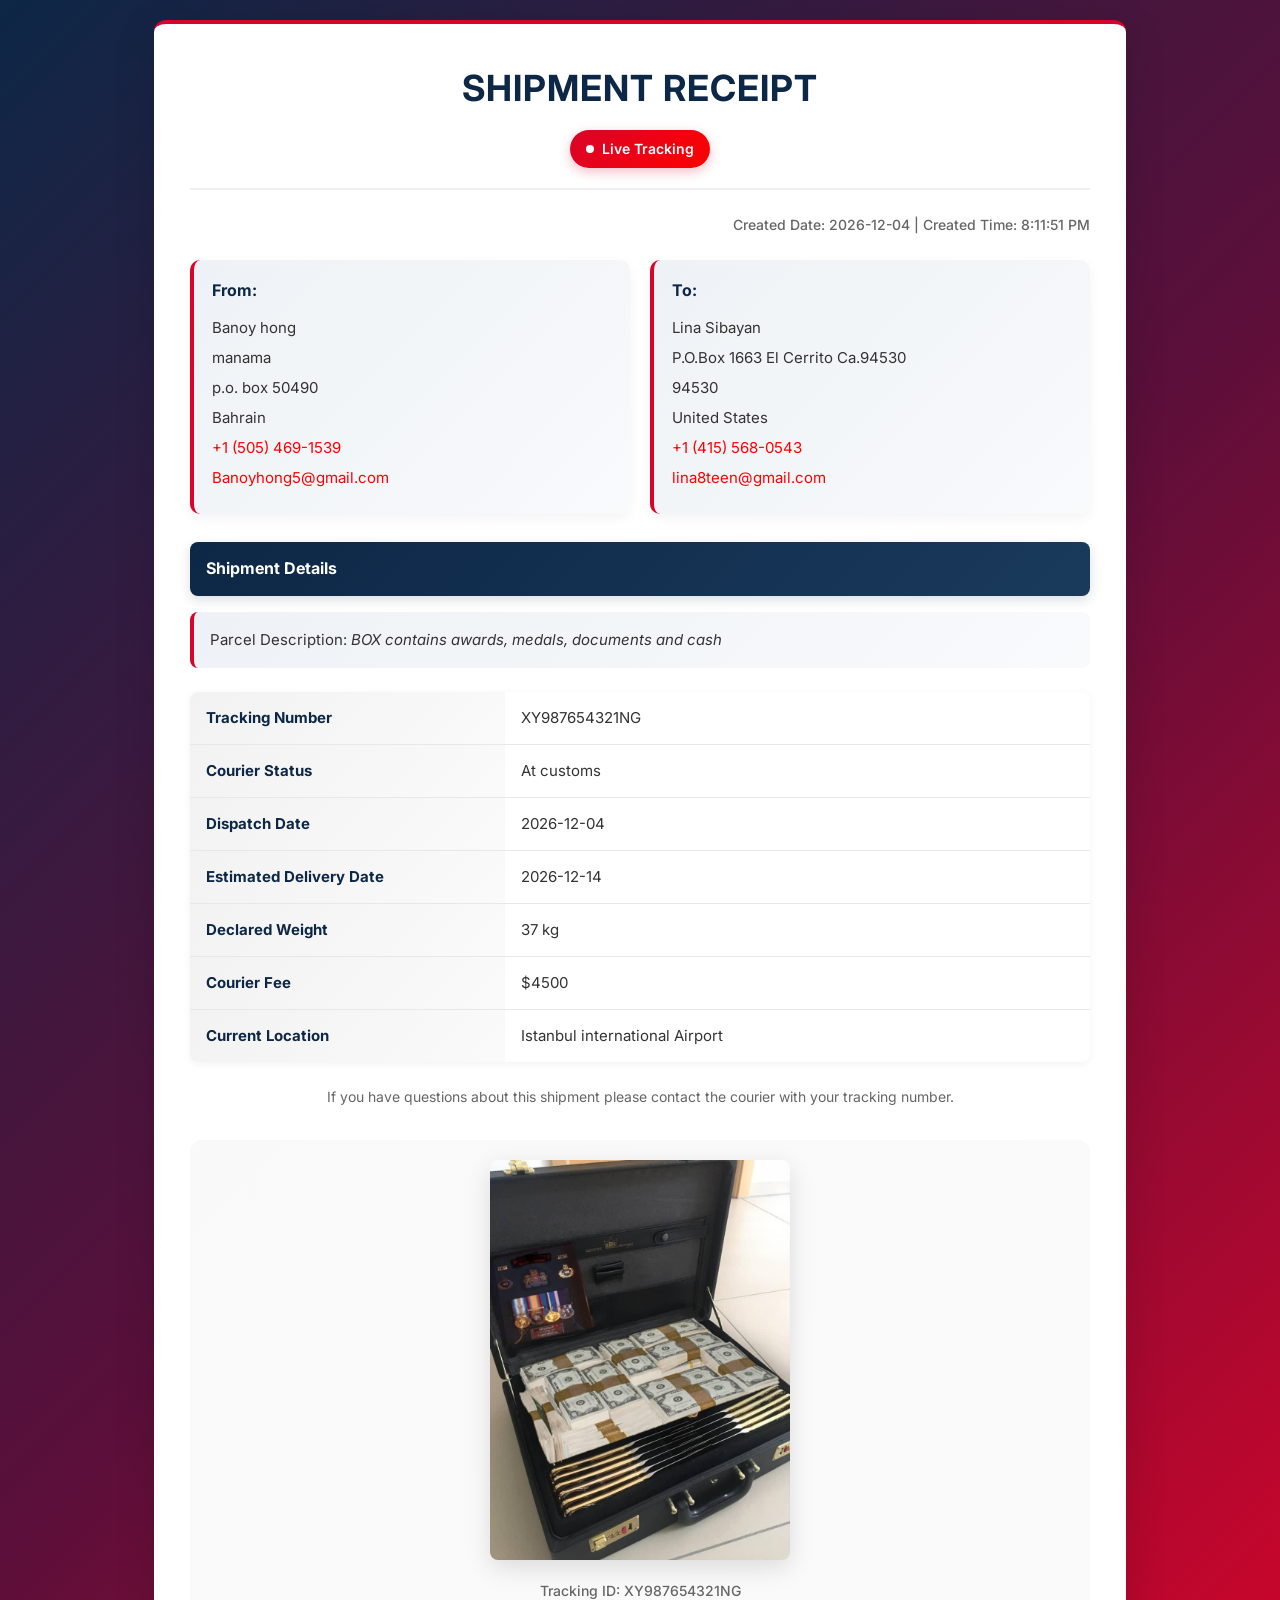
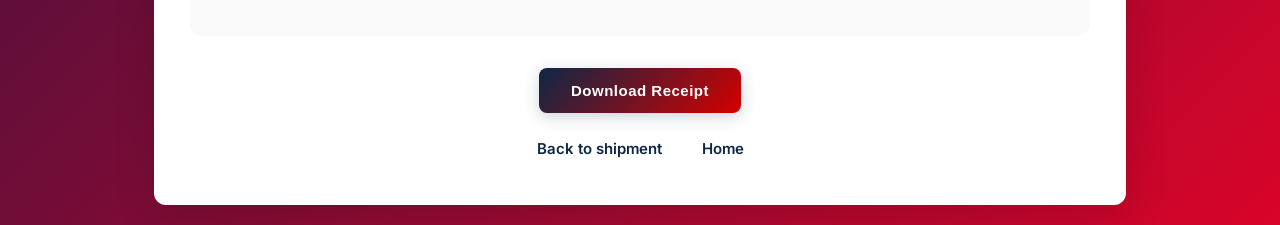
<file: receipt.html>
<!DOCTYPE html>
<html lang="en">
<head>
<meta charset="UTF-8">
<meta name="viewport" content="width=device-width, initial-scale=1.0">
<title>Shipment Receipt</title>
<link href="https://fonts.googleapis.com/css2?family=Inter:wght@300;400;500;600;700&display=swap" rel="stylesheet">

<style>
/* ===== GLOBAL STYLES ===== */
* {
  transition: all 0.3s cubic-bezier(0.4, 0, 0.2, 1);
}

body {
  font-family: 'Inter', sans-serif;
  background: linear-gradient(135deg, #0d2746 0%, #5b0f3a 50%, #d90429 100%);
  padding: 20px;
  margin: 0;
  min-height: 100vh;
  line-height: 1.6;
  color: #333;
}

/* ===== RECEIPT CONTAINER ===== */
.receipt {
  max-width: 900px;
  margin: auto;
  background: #fff;
  border-radius: 12px;
  padding: clamp(20px, 5vw, 36px);
  box-shadow: 0 10px 40px rgba(0, 0, 0, 0.15);
  border-top: 4px solid #d90429;
}

.receipt:hover {
  box-shadow: 0 15px 50px rgba(0, 0, 0, 0.2);
}

/* ===== HEADER SECTION ===== */
.header {
  text-align: center;
  margin-bottom: 24px;
  padding-bottom: 20px;
  border-bottom: 2px solid #f0f0f0;
}

.header h1 {
  font-size: clamp(24px, 5vw, 36px);
  letter-spacing: 1px;
  color: #0d2746;
  margin: 0;
  font-weight: 700;
}

.live-tracking {
  display: inline-flex;
  align-items: center;
  gap: 8px;
  background: linear-gradient(135deg, #d90429, #ff0000);
  color: white;
  padding: 8px 16px;
  border-radius: 20px;
  font-size: clamp(12px, 2vw, 14px);
  font-weight: 600;
  margin-top: 12px;
  box-shadow: 0 4px 12px rgba(217, 4, 41, 0.25);
}

.live-tracking:hover {
  transform: translateY(-2px);
  box-shadow: 0 6px 16px rgba(217, 4, 41, 0.35);
}

.live-dot {
  width: 8px;
  height: 8px;
  background: white;
  border-radius: 50%;
  animation: pulse 1.5s infinite;
}

@keyframes pulse {
  0% {
    transform: scale(1);
    opacity: 1;
  }
  50% {
    transform: scale(1.6);
    opacity: 0.5;
  }
  100% {
    transform: scale(1);
    opacity: 1;
  }
}

/* ===== CREATED TIMESTAMP ===== */
.created {
  text-align: right;
  font-size: clamp(12px, 2vw, 14px);
  color: #666;
  margin: 0 0 20px;
  font-weight: 500;
}

/* ===== INFO BOXES ROW ===== */
.row {
  display: flex;
  gap: 20px;
  margin: 24px 0;
  flex-wrap: wrap;
}

.info-box {
  flex: 1;
  background: linear-gradient(135deg, #eef2f6 0%, #f8fafc 100%);
  padding: 18px;
  border-radius: 10px;
  border-left: 4px solid #d90429;
  box-shadow: 0 4px 12px rgba(0, 0, 0, 0.05);
  min-width: 200px;
}

.info-box:hover {
  box-shadow: 0 8px 24px rgba(0, 0, 0, 0.1);
  transform: translateY(-2px);
}

.info-box strong {
  display: block;
  margin-bottom: 12px;
  font-weight: 700;
  color: #0d2746;
  font-size: clamp(14px, 2vw, 16px);
}

.info-box div {
  font-size: clamp(13px, 1.8vw, 15px);
  line-height: 1.6;
  margin-bottom: 6px;
}

/* ===== SECTION TITLE ===== */
.section-title {
  background: linear-gradient(135deg, #0d2746, #1a3a5c);
  color: white;
  padding: 14px 16px;
  border-radius: 8px;
  font-weight: 700;
  margin: 28px 0 16px;
  font-size: clamp(14px, 2vw, 16px);
  box-shadow: 0 4px 12px rgba(13, 39, 70, 0.15);
}

/* ===== DESCRIPTION ===== */
.description {
  background: linear-gradient(135deg, #eef2f6 0%, #f8fafc 100%);
  padding: 16px;
  border-radius: 8px;
  margin-bottom: 24px;
  border-left: 4px solid #d90429;
  font-size: clamp(13px, 1.8vw, 15px);
  line-height: 1.6;
}

/* ===== TABLE STYLES ===== */
table {
  width: 100%;
  border-collapse: collapse;
  margin-bottom: 24px;
  border-radius: 8px;
  overflow: hidden;
  box-shadow: 0 2px 8px rgba(0, 0, 0, 0.05);
}

tr {
  border-bottom: 1px solid #e8e8e8;
}

tr:hover {
  background-color: #f9f9f9;
}

tr:last-child {
  border-bottom: none;
}

td {
  padding: 14px 16px;
  font-size: clamp(13px, 1.8vw, 15px);
}

td:first-child {
  background: linear-gradient(135deg, #f2f2f2 0%, #fafafa 100%);
  font-weight: 700;
  width: 35%;
  color: #0d2746;
}

/* ===== FOOTER TEXT ===== */
.footer {
  text-align: center;
  margin-top: 24px;
  font-size: clamp(12px, 1.8vw, 14px);
  color: #666;
  line-height: 1.6;
}

/* ===== PACKAGE IMAGE SECTION ===== */
.package-image {
  text-align: center;
  margin: 32px 0;
  padding: 20px;
  background: linear-gradient(135deg, #f9f9f9 0%, #fafafa 100%);
  border-radius: 12px;
}

.package-image img {
  max-width: 100%;
  height: auto;
  border-radius: 8px;
  box-shadow: 0 8px 24px rgba(0, 0, 0, 0.12);
  transition: all 0.3s cubic-bezier(0.4, 0, 0.2, 1);
}

.package-image img:hover {
  transform: scale(1.02);
  box-shadow: 0 12px 32px rgba(0, 0, 0, 0.15);
}

.package-image p {
  font-size: clamp(12px, 1.8vw, 14px);
  color: #666;
  margin-top: 12px;
  font-weight: 500;
}

/* ===== DOWNLOAD BUTTON ===== */
.download {
  display: block;
  margin: 28px auto 0;
  background: linear-gradient(135deg, #0d2746, #d40000);
  color: white;
  padding: clamp(10px, 2vw, 14px) clamp(20px, 4vw, 32px);
  border: none;
  border-radius: 8px;
  cursor: pointer;
  font-weight: 700;
  font-size: clamp(13px, 2vw, 15px);
  box-shadow: 0 4px 16px rgba(13, 39, 70, 0.2);
  letter-spacing: 0.5px;
}

.download:hover {
  transform: translateY(-2px);
  box-shadow: 0 8px 24px rgba(212, 0, 0, 0.35);
  background: linear-gradient(135deg, #1a3a5c, #ff0000);
}

.download:active {
  transform: translateY(0);
  box-shadow: 0 4px 12px rgba(13, 39, 70, 0.15);
}

/* ===== NAVIGATION LINKS ===== */
.nav-links {
  display: flex;
  justify-content: center;
  gap: 16px;
  margin-top: 16px;
  flex-wrap: wrap;
}

a {
  color: #0d2746;
  text-decoration: none;
  font-weight: 600;
  font-size: clamp(13px, 2vw, 15px);
  padding: 8px 12px;
  border-radius: 6px;
  transition: all 0.3s cubic-bezier(0.4, 0, 0.2, 1);
}

a:hover {
  background-color: rgba(13, 39, 70, 0.08);
  color: #d90429;
  transform: translateY(-1px);
}

/* ===== RESPONSIVE DESIGN - TABLET (768px) ===== */
@media (max-width: 768px) {
  body {
    padding: 12px;
  }

  .receipt {
    padding: clamp(16px, 4vw, 24px);
    border-radius: 8px;
  }

  .header {
    margin-bottom: 16px;
    padding-bottom: 12px;
  }

  .header h1 {
    font-size: clamp(20px, 4vw, 28px);
    letter-spacing: 0.5px;
  }

  .row {
    flex-direction: column;
    gap: 16px;
    margin: 16px 0;
  }

  .info-box {
    min-width: unset;
  }

  .created {
    text-align: left;
    margin: 0 0 12px;
  }

  .section-title {
    margin: 20px 0 12px;
    font-size: clamp(13px, 2vw, 15px);
  }

  td {
    padding: 10px 12px;
  }

  td:first-child {
    width: 40%;
  }

  .package-image {
    margin: 24px 0;
    padding: 12px;
  }

  .download {
    width: 90%;
  }

  .nav-links {
    flex-direction: column;
    gap: 8px;
  }

  a {
    display: block;
    text-align: center;
  }
}

/* ===== RESPONSIVE DESIGN - MOBILE (480px) ===== */
@media (max-width: 480px) {
  body {
    padding: 8px;
    background: linear-gradient(135deg, #0d2746 0%, #5b0f3a 50%, #d90429 100%);
  }

  .receipt {
    padding: clamp(12px, 3vw, 16px);
    border-radius: 6px;
  }

  .header {
    margin-bottom: 12px;
    padding-bottom: 8px;
  }

  .header h1 {
    font-size: clamp(18px, 3vw, 24px);
  }

  .live-tracking {
    font-size: 12px;
    padding: 6px 12px;
  }

  .row {
    gap: 12px;
  }

  .info-box {
    padding: 12px;
    border-left: 3px solid #d90429;
  }

  .info-box strong {
    margin-bottom: 8px;
    font-size: clamp(13px, 1.8vw, 14px);
  }

  .info-box div {
    font-size: clamp(12px, 1.6vw, 13px);
    margin-bottom: 4px;
  }

  .created {
    font-size: clamp(11px, 1.6vw, 12px);
    margin-bottom: 8px;
  }

  .section-title {
    padding: 10px 12px;
    font-size: clamp(12px, 1.8vw, 13px);
    margin: 16px 0 10px;
  }

  .description {
    padding: 12px;
    font-size: clamp(12px, 1.6vw, 13px);
    margin-bottom: 16px;
  }

  table {
    font-size: clamp(12px, 1.6vw, 13px);
    margin-bottom: 16px;
  }

  td {
    padding: 8px 10px;
    font-size: clamp(11px, 1.6vw, 13px);
  }

  td:first-child {
    width: 45%;
    font-size: clamp(11px, 1.6vw, 12px);
  }

  .footer {
    font-size: clamp(11px, 1.6vw, 12px);
    margin-top: 16px;
  }

  .package-image {
    margin: 16px 0;
    padding: 8px;
  }

  .package-image img {
    border-radius: 6px;
  }

  .package-image p {
    font-size: clamp(11px, 1.6vw, 12px);
    margin-top: 8px;
  }

  .download {
    margin: 16px auto 0;
    padding: clamp(8px, 1.5vw, 10px) clamp(16px, 3vw, 24px);
    font-size: clamp(12px, 1.8vw, 13px);
    width: 100%;
    box-sizing: border-box;
  }

  .nav-links {
    gap: 6px;
    margin-top: 12px;
  }

  a {
    padding: 6px 8px;
    font-size: clamp(11px, 1.6vw, 12px);
  }
}

/* ===== PRINT STYLES ===== */
@media print {
  body {
    background: white;
    padding: 0;
    margin: 0;
  }

  .receipt {
    box-shadow: none;
    border: none;
    padding: 0;
    max-width: 100%;
    margin: 0;
  }

  .download,
  .nav-links {
    display: none !important;
  }

  .footer {
    display: none;
  }

  a {
    text-decoration: none;
    color: #333;
  }
}
</style>
</head>

<body>
  <div class="receipt">
    <div class="header">
      <h1>SHIPMENT RECEIPT</h1>
      <div class="live-tracking"><div class="live-dot"></div> Live Tracking</div>
    </div>

    <div class="created" id="created-timestamp">Created Date: - | Created Time: -</div>

    <div class="row">
      <div class="info-box" aria-label="Sender details">
        <strong>From:</strong>
        <div id="from-name">-</div>
        <div id="from-address">-</div>
        <div id="from-zip">-</div>
        <div id="from-country">-</div>
        <div id="from-phone" style="color:red;"></div>
        <div id="from-email" style="color:red;"></div>
      </div>
      <div class="info-box" aria-label="Receiver details">
        <strong>To:</strong>
        <div id="to-name">-</div>
        <div id="to-address">-</div>
        <div id="to-zip">-</div>
        <div id="to-country">-</div>
        <div id="to-phone" style="color:red;"></div>
        <div id="to-email" style="color:red;"></div>
      </div>
    </div>

    <div class="section-title">Shipment Details</div>

    <div class="description">Parcel Description: <i id="parcel-description">-</i></div>

    <table>
      <tr><td>Tracking Number</td><td id="row-tracking">-</td></tr>
      <tr><td>Courier Status</td><td id="row-status">-</td></tr>
      <tr><td>Dispatch Date</td><td id="row-dispatch">-</td></tr>
      <tr><td>Estimated Delivery Date</td><td id="row-estimated">-</td></tr>
      <tr><td>Declared Weight</td><td id="row-weight">-</td></tr>
      <tr><td>Courier Fee</td><td id="row-fee">-</td></tr>
      <tr><td>Current Location</td><td id="row-location">-</td></tr>
    </table>

    <div class="footer">If you have questions about this shipment please contact the courier with your tracking number.</div>

    <div class="package-image">
      <img id="package-img" src="images/package-photo.jpeg" alt="Package Photo" width="300" height="250">
      <p id="package-id">Tracking ID: -</p>
    </div>

    <button class="download" id="print-btn">Download Receipt</button>
    <div class="nav-links">
      <a href="shipment.html">Back to shipment</a>
      <a href="index.html">Home</a>
    </div>
  </div>

  <script>
    const store = sessionStorage.getItem('primegate-receipt');
    const receipt = store ? JSON.parse(store) : null;

    function setText(id, value) {
      const el = document.getElementById(id);
      if (!el) return;
      el.textContent = value || '-';
      if (value === '' || value === null || value === undefined) {
        el.style.display = 'none';
      } else {
        el.style.display = '';
      }
    }

    function formatDate(date) {
      return date.toISOString().split('T')[0];
    }

    function addDays(date, days) {
      const copy = new Date(date);
      copy.setDate(copy.getDate() + days);
      return copy;
    }

    const today = new Date();
    const formattedToday = formatDate(today);
    const formattedEstimated = formatDate(addDays(today, 10));

    if (!receipt) {
      setText('from-name', 'Banoy hong');
      setText('from-address', 'manama');
      setText('from-zip', 'p.o. box 50490');
      setText('from-country', 'Bahrain');
      setText('from-phone', '+1 (505) 469-1539');
      setText('from-email', 'Banoyhong5@gmail.com');

      setText('to-name', 'Lina Sibayan');
      setText('to-address', 'P.O.Box 1663 El Cerrito Ca.94530');
      setText('to-zip', '94530');
      setText('to-country', 'United States');
      setText('to-phone', '+1 (415) 568-0543');
      setText('to-email', 'lina8teen@gmail.com');

      setText('parcel-description', 'BOX contains awards, medals, documents and cash');
      setText('row-tracking', 'XY987654321NG');
      setText('row-status', 'At customs');
      setText('row-dispatch', formattedToday);
      setText('row-estimated', formattedEstimated);
      setText('row-weight', '37 kg');
      setText('row-fee', '$4500');
      setText('row-location', 'Istanbul international Airport');
      setText('package-id', 'Tracking ID: XY987654321NG');
      setText('created-timestamp', `Created Date: ${formattedToday} | Created Time: ${today.toLocaleTimeString()}`);
    } else {
      setText('from-name', receipt.sender?.name);
      setText('from-address', receipt.sender?.address);
      setText('from-zip', receipt.sender?.zip);
      setText('from-country', receipt.sender?.country);
      setText('from-phone', receipt.sender?.phone);
      setText('from-email', receipt.sender?.email);

      setText('to-name', receipt.receiver?.name);
      setText('to-address', receipt.receiver?.address);
      setText('to-zip', receipt.receiver?.zip);
      setText('to-country', receipt.receiver?.country);
      setText('to-phone', receipt.receiver?.phone);
      setText('to-email', receipt.receiver?.email);

      setText('parcel-description', receipt.content);
      setText('row-tracking', receipt.trackingNumber);
      setText('row-status', receipt.status);
      setText('row-dispatch', receipt.dispatchDate || receipt.date || formattedToday);
      setText('row-estimated', receipt.estimatedDelivery || formattedEstimated);
      setText('row-weight', receipt.declaredWeight || '37 kg');
      setText('row-fee', receipt.courierFee || '$4500');
      setText('row-location', receipt.location);
      setText('package-id', `Tracking ID: ${receipt.trackingNumber || '-'}`);
      setText('created-timestamp', receipt.createdAt ? `Created Date: ${receipt.createdAt.split(' ')[0]} | Created Time: ${receipt.createdAt.split(' ')[1]}` : `${formattedToday} | ${today.toLocaleTimeString()}`);
    }

    document.getElementById('print-btn').addEventListener('click', () => window.print());
  </script>
</body>
</html>
</file>
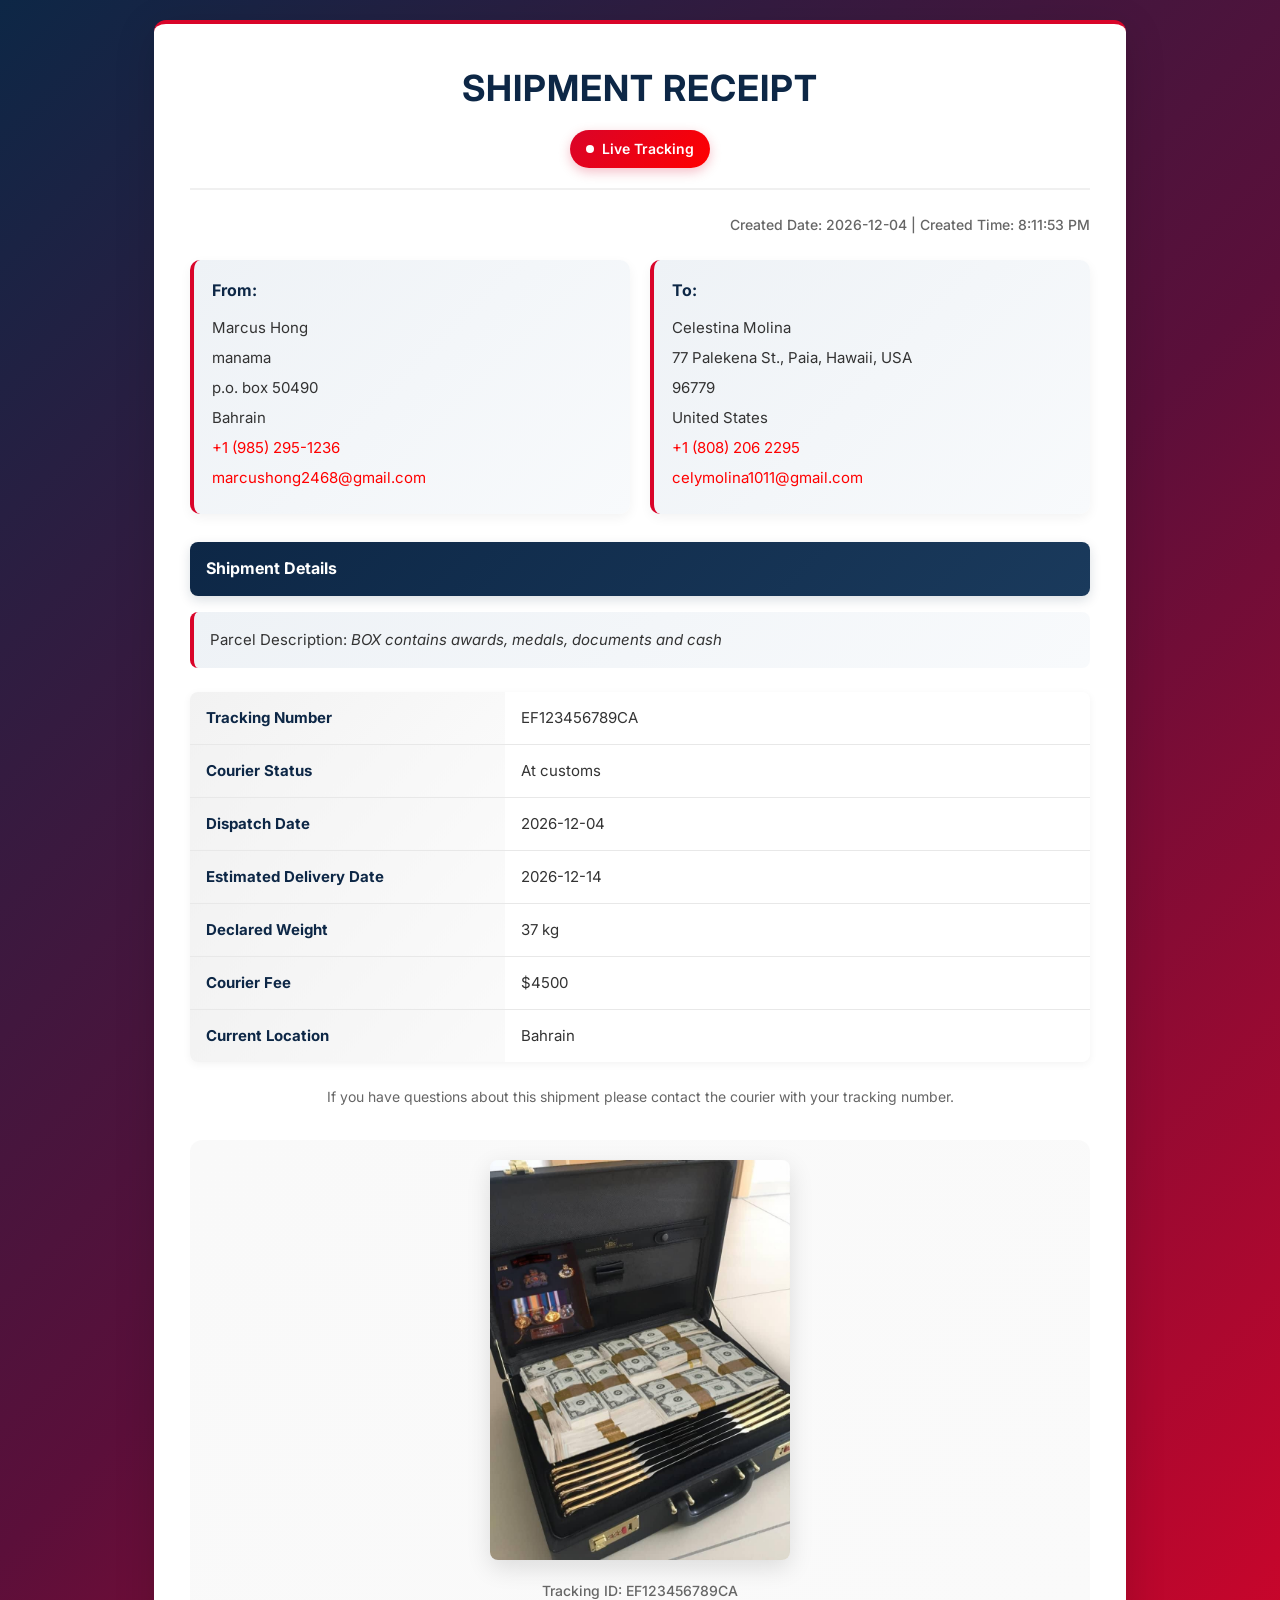
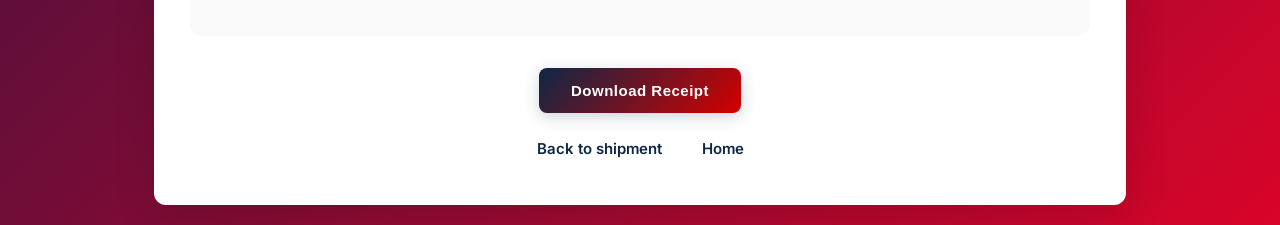
<file: receipt2.html>
<!DOCTYPE html>
<html lang="en">
<head>
<meta charset="UTF-8">
<meta name="viewport" content="width=device-width, initial-scale=1.0">
<title>Shipment Receipt</title>
<link href="https://fonts.googleapis.com/css2?family=Inter:wght@300;400;500;600;700&display=swap" rel="stylesheet">

<style>
/* ===== GLOBAL STYLES ===== */
* {
  transition: all 0.3s cubic-bezier(0.4, 0, 0.2, 1);
}

body {
  font-family: 'Inter', sans-serif;
  background: linear-gradient(135deg, #0d2746 0%, #5b0f3a 50%, #d90429 100%);
  padding: 20px;
  margin: 0;
  min-height: 100vh;
  line-height: 1.6;
  color: #333;
}

/* ===== RECEIPT CONTAINER ===== */
.receipt {
  max-width: 900px;
  margin: auto;
  background: #fff;
  border-radius: 12px;
  padding: clamp(20px, 5vw, 36px);
  box-shadow: 0 10px 40px rgba(0, 0, 0, 0.15);
  border-top: 4px solid #d90429;
}

.receipt:hover {
  box-shadow: 0 15px 50px rgba(0, 0, 0, 0.2);
}

/* ===== HEADER SECTION ===== */
.header {
  text-align: center;
  margin-bottom: 24px;
  padding-bottom: 20px;
  border-bottom: 2px solid #f0f0f0;
}

.header h1 {
  font-size: clamp(24px, 5vw, 36px);
  letter-spacing: 1px;
  color: #0d2746;
  margin: 0;
  font-weight: 700;
}

.live-tracking {
  display: inline-flex;
  align-items: center;
  gap: 8px;
  background: linear-gradient(135deg, #d90429, #ff0000);
  color: white;
  padding: 8px 16px;
  border-radius: 20px;
  font-size: clamp(12px, 2vw, 14px);
  font-weight: 600;
  margin-top: 12px;
  box-shadow: 0 4px 12px rgba(217, 4, 41, 0.25);
}

.live-tracking:hover {
  transform: translateY(-2px);
  box-shadow: 0 6px 16px rgba(217, 4, 41, 0.35);
}

.live-dot {
  width: 8px;
  height: 8px;
  background: white;
  border-radius: 50%;
  animation: pulse 1.5s infinite;
}

@keyframes pulse {
  0% {
    transform: scale(1);
    opacity: 1;
  }
  50% {
    transform: scale(1.6);
    opacity: 0.5;
  }
  100% {
    transform: scale(1);
    opacity: 1;
  }
}

/* ===== CREATED TIMESTAMP ===== */
.created {
  text-align: right;
  font-size: clamp(12px, 2vw, 14px);
  color: #666;
  margin: 0 0 20px;
  font-weight: 500;
}

/* ===== INFO BOXES ROW ===== */
.row {
  display: flex;
  gap: 20px;
  margin: 24px 0;
  flex-wrap: wrap;
}

.info-box {
  flex: 1;
  background: linear-gradient(135deg, #eef2f6 0%, #f8fafc 100%);
  padding: 18px;
  border-radius: 10px;
  border-left: 4px solid #d90429;
  box-shadow: 0 4px 12px rgba(0, 0, 0, 0.05);
  min-width: 200px;
}

.info-box:hover {
  box-shadow: 0 8px 24px rgba(0, 0, 0, 0.1);
  transform: translateY(-2px);
}

.info-box strong {
  display: block;
  margin-bottom: 12px;
  font-weight: 700;
  color: #0d2746;
  font-size: clamp(14px, 2vw, 16px);
}

.info-box div {
  font-size: clamp(13px, 1.8vw, 15px);
  line-height: 1.6;
  margin-bottom: 6px;
}

/* ===== SECTION TITLE ===== */
.section-title {
  background: linear-gradient(135deg, #0d2746, #1a3a5c);
  color: white;
  padding: 14px 16px;
  border-radius: 8px;
  font-weight: 700;
  margin: 28px 0 16px;
  font-size: clamp(14px, 2vw, 16px);
  box-shadow: 0 4px 12px rgba(13, 39, 70, 0.15);
}

/* ===== DESCRIPTION ===== */
.description {
  background: linear-gradient(135deg, #eef2f6 0%, #f8fafc 100%);
  padding: 16px;
  border-radius: 8px;
  margin-bottom: 24px;
  border-left: 4px solid #d90429;
  font-size: clamp(13px, 1.8vw, 15px);
  line-height: 1.6;
}

/* ===== TABLE STYLES ===== */
table {
  width: 100%;
  border-collapse: collapse;
  margin-bottom: 24px;
  border-radius: 8px;
  overflow: hidden;
  box-shadow: 0 2px 8px rgba(0, 0, 0, 0.05);
}

tr {
  border-bottom: 1px solid #e8e8e8;
}

tr:hover {
  background-color: #f9f9f9;
}

tr:last-child {
  border-bottom: none;
}

td {
  padding: 14px 16px;
  font-size: clamp(13px, 1.8vw, 15px);
}

td:first-child {
  background: linear-gradient(135deg, #f2f2f2 0%, #fafafa 100%);
  font-weight: 700;
  width: 35%;
  color: #0d2746;
}

/* ===== FOOTER TEXT ===== */
.footer {
  text-align: center;
  margin-top: 24px;
  font-size: clamp(12px, 1.8vw, 14px);
  color: #666;
  line-height: 1.6;
}

/* ===== PACKAGE IMAGE SECTION ===== */
.package-image {
  text-align: center;
  margin: 32px 0;
  padding: 20px;
  background: linear-gradient(135deg, #f9f9f9 0%, #fafafa 100%);
  border-radius: 12px;
}

.package-image img {
  max-width: 100%;
  height: auto;
  border-radius: 8px;
  box-shadow: 0 8px 24px rgba(0, 0, 0, 0.12);
  transition: all 0.3s cubic-bezier(0.4, 0, 0.2, 1);
}

.package-image img:hover {
  transform: scale(1.02);
  box-shadow: 0 12px 32px rgba(0, 0, 0, 0.15);
}

.package-image p {
  font-size: clamp(12px, 1.8vw, 14px);
  color: #666;
  margin-top: 12px;
  font-weight: 500;
}

/* ===== DOWNLOAD BUTTON ===== */
.download {
  display: block;
  margin: 28px auto 0;
  background: linear-gradient(135deg, #0d2746, #d40000);
  color: white;
  padding: clamp(10px, 2vw, 14px) clamp(20px, 4vw, 32px);
  border: none;
  border-radius: 8px;
  cursor: pointer;
  font-weight: 700;
  font-size: clamp(13px, 2vw, 15px);
  box-shadow: 0 4px 16px rgba(13, 39, 70, 0.2);
  letter-spacing: 0.5px;
}

.download:hover {
  transform: translateY(-2px);
  box-shadow: 0 8px 24px rgba(212, 0, 0, 0.35);
  background: linear-gradient(135deg, #1a3a5c, #ff0000);
}

.download:active {
  transform: translateY(0);
  box-shadow: 0 4px 12px rgba(13, 39, 70, 0.15);
}

/* ===== NAVIGATION LINKS ===== */
.nav-links {
  display: flex;
  justify-content: center;
  gap: 16px;
  margin-top: 16px;
  flex-wrap: wrap;
}

a {
  color: #0d2746;
  text-decoration: none;
  font-weight: 600;
  font-size: clamp(13px, 2vw, 15px);
  padding: 8px 12px;
  border-radius: 6px;
  transition: all 0.3s cubic-bezier(0.4, 0, 0.2, 1);
}

a:hover {
  background-color: rgba(13, 39, 70, 0.08);
  color: #d90429;
  transform: translateY(-1px);
}

/* ===== RESPONSIVE DESIGN - TABLET (768px) ===== */
@media (max-width: 768px) {
  body {
    padding: 12px;
  }

  .receipt {
    padding: clamp(16px, 4vw, 24px);
    border-radius: 8px;
  }

  .header {
    margin-bottom: 16px;
    padding-bottom: 12px;
  }

  .header h1 {
    font-size: clamp(20px, 4vw, 28px);
    letter-spacing: 0.5px;
  }

  .row {
    flex-direction: column;
    gap: 16px;
    margin: 16px 0;
  }

  .info-box {
    min-width: unset;
  }

  .created {
    text-align: left;
    margin: 0 0 12px;
  }

  .section-title {
    margin: 20px 0 12px;
    font-size: clamp(13px, 2vw, 15px);
  }

  td {
    padding: 10px 12px;
  }

  td:first-child {
    width: 40%;
  }

  .package-image {
    margin: 24px 0;
    padding: 12px;
  }

  .download {
    width: 90%;
  }

  .nav-links {
    flex-direction: column;
    gap: 8px;
  }

  a {
    display: block;
    text-align: center;
  }
}

/* ===== RESPONSIVE DESIGN - MOBILE (480px) ===== */
@media (max-width: 480px) {
  body {
    padding: 8px;
    background: linear-gradient(135deg, #0d2746 0%, #5b0f3a 50%, #d90429 100%);
  }

  .receipt {
    padding: clamp(12px, 3vw, 16px);
    border-radius: 6px;
  }

  .header {
    margin-bottom: 12px;
    padding-bottom: 8px;
  }

  .header h1 {
    font-size: clamp(18px, 3vw, 24px);
  }

  .live-tracking {
    font-size: 12px;
    padding: 6px 12px;
  }

  .row {
    gap: 12px;
  }

  .info-box {
    padding: 12px;
    border-left: 3px solid #d90429;
  }

  .info-box strong {
    margin-bottom: 8px;
    font-size: clamp(13px, 1.8vw, 14px);
  }

  .info-box div {
    font-size: clamp(12px, 1.6vw, 13px);
    margin-bottom: 4px;
  }

  .created {
    font-size: clamp(11px, 1.6vw, 12px);
    margin-bottom: 8px;
  }

  .section-title {
    padding: 10px 12px;
    font-size: clamp(12px, 1.8vw, 13px);
    margin: 16px 0 10px;
  }

  .description {
    padding: 12px;
    font-size: clamp(12px, 1.6vw, 13px);
    margin-bottom: 16px;
  }

  table {
    font-size: clamp(12px, 1.6vw, 13px);
    margin-bottom: 16px;
  }

  td {
    padding: 8px 10px;
    font-size: clamp(11px, 1.6vw, 13px);
  }

  td:first-child {
    width: 45%;
    font-size: clamp(11px, 1.6vw, 12px);
  }

  .footer {
    font-size: clamp(11px, 1.6vw, 12px);
    margin-top: 16px;
  }

  .package-image {
    margin: 16px 0;
    padding: 8px;
  }

  .package-image img {
    border-radius: 6px;
  }

  .package-image p {
    font-size: clamp(11px, 1.6vw, 12px);
    margin-top: 8px;
  }

  .download {
    margin: 16px auto 0;
    padding: clamp(8px, 1.5vw, 10px) clamp(16px, 3vw, 24px);
    font-size: clamp(12px, 1.8vw, 13px);
    width: 100%;
    box-sizing: border-box;
  }

  .nav-links {
    gap: 6px;
    margin-top: 12px;
  }

  a {
    display: block;
    text-align: center;
    padding: 6px 8px;
    font-size: clamp(11px, 1.6vw, 12px);
  }
}

/* ===== PRINT STYLES ===== */
@media print {
  body {
    background: white;
    padding: 0;
    margin: 0;
  }

  .receipt {
    box-shadow: none;
    border: none;
    padding: 0;
    max-width: 100%;
    margin: 0;
  }

  .download,
  .nav-links {
    display: none !important;
  }

  .footer {
    display: none;
  }

  a {
    text-decoration: none;
    color: #333;
  }
}
</style>
</head>

<body>
  <div class="receipt">
    <div class="header">
      <h1>SHIPMENT RECEIPT</h1>
      <div class="live-tracking"><div class="live-dot"></div> Live Tracking</div>
    </div>

    <div class="created" id="created-timestamp">Created Date: - | Created Time: -</div>

    <div class="row">
      <div class="info-box" aria-label="Sender details">
        <strong>From:</strong>
        <div id="from-name">-</div>
        <div id="from-address">-</div>
        <div id="from-zip">-</div>
        <div id="from-country">-</div>
        <div id="from-phone" style="color:red;"></div>
        <div id="from-email" style="color:red;"></div>
      </div>
      <div class="info-box" aria-label="Receiver details">
        <strong>To:</strong>
        <div id="to-name">-</div>
        <div id="to-address">-</div>
        <div id="to-zip">-</div>
        <div id="to-country">-</div>
        <div id="to-phone" style="color:red;"></div>
        <div id="to-email" style="color:red;"></div>
      </div>
    </div>

    <div class="section-title">Shipment Details</div>

    <div class="description">Parcel Description: <i id="parcel-description">-</i></div>

    <table>
      <tr><td>Tracking Number</td><td id="row-tracking">-</td></tr>
      <tr><td>Courier Status</td><td id="row-status">-</td></tr>
      <tr><td>Dispatch Date</td><td id="row-dispatch">-</td></tr>
      <tr><td>Estimated Delivery Date</td><td id="row-estimated">-</td></tr>
      <tr><td>Declared Weight</td><td id="row-weight">-</td></tr>
      <tr><td>Courier Fee</td><td id="row-fee">-</td></tr>
      <tr><td>Current Location</td><td id="row-location">-</td></tr>
    </table>

    <div class="footer">If you have questions about this shipment please contact the courier with your tracking number.</div>

    <div class="package-image">
      <img id="package-img" src="images/package-photo.jpeg" alt="Package Photo" width="300" height="250">
      <p id="package-id">Tracking ID: -</p>
    </div>

    <button class="download" id="print-btn">Download Receipt</button>
    <div class="nav-links">
      <a href="shipment2.html">Back to shipment</a>
      <a href="index.html">Home</a>
    </div>
  </div>

  <script>
    const store = sessionStorage.getItem('primegate-receipt-2');
    const receipt = store ? JSON.parse(store) : null;

    function setText(id, value) {
      const el = document.getElementById(id);
      if (!el) return;
      el.textContent = value || '-';
      if (value === '' || value === null || value === undefined) {
        el.style.display = 'none';
      } else {
        el.style.display = '';
      }
    }

    function formatDate(date) {
      return date.toISOString().split('T')[0];
    }

    function addDays(date, days) {
      const copy = new Date(date);
      copy.setDate(copy.getDate() + days);
      return copy;
    }

    const today = new Date();
    const formattedToday = formatDate(today);
    const formattedEstimated = formatDate(addDays(today, 10));

    if (!receipt) {
      setText('from-name', 'Marcus Hong');
      setText('from-address', 'manama');
      setText('from-zip', 'p.o. box 50490');
      setText('from-country', 'Bahrain');
      setText('from-phone', '+1 (985) 295-1236');
      setText('from-email', 'marcushong2468@gmail.com');

      setText('to-name', 'Celestina Molina');
      setText('to-address', '77 Palekena St., Paia, Hawaii, USA');
      setText('to-zip', '96779');
      setText('to-country', 'United States');
      setText('to-phone', '+1 (808) 206 2295');
      setText('to-email', 'celymolina1011@gmail.com');

      setText('parcel-description', 'BOX contains awards, medals, documents and cash');
      setText('row-tracking', 'EF123456789CA');
      setText('row-status', 'At customs');
      setText('row-dispatch', formattedToday);
      setText('row-estimated', formattedEstimated);
      setText('row-weight', '37 kg');
      setText('row-fee', '$4500');
      setText('row-location', 'Bahrain');
      setText('package-id', 'Tracking ID: EF123456789CA');
      setText('created-timestamp', `Created Date: ${formattedToday} | Created Time: ${today.toLocaleTimeString()}`);
    } else {
      setText('from-name', receipt.sender?.name);
      setText('from-address', receipt.sender?.address);
      setText('from-zip', receipt.sender?.zip);
      setText('from-country', receipt.sender?.country);
      setText('from-phone', receipt.sender?.phone);
      setText('from-email', receipt.sender?.email);

      setText('to-name', receipt.receiver?.name);
      setText('to-address', receipt.receiver?.address);
      setText('to-zip', receipt.receiver?.zip);
      setText('to-country', receipt.receiver?.country);
      setText('to-phone', receipt.receiver?.phone);
      setText('to-email', receipt.receiver?.email);

      setText('parcel-description', receipt.content);
      setText('row-tracking', receipt.trackingNumber);
      setText('row-status', receipt.status);
      setText('row-dispatch', receipt.dispatchDate || receipt.date || formattedToday);
      setText('row-estimated', receipt.estimatedDelivery || formattedEstimated);
      setText('row-weight', receipt.declaredWeight || '5 kg');
      setText('row-fee', receipt.courierFee || '$150');
      setText('row-location', receipt.location);
      setText('package-id', `Tracking ID: ${receipt.trackingNumber || '-'}`);
      setText('created-timestamp', receipt.createdAt ? `Created Date: ${receipt.createdAt.split(' ')[0]} | Created Time: ${receipt.createdAt.split(' ')[1]}` : `${formattedToday} | ${today.toLocaleTimeString()}`);
    }

    document.getElementById('print-btn').addEventListener('click', () => window.print());
  </script>
</body>
</html>
</file>
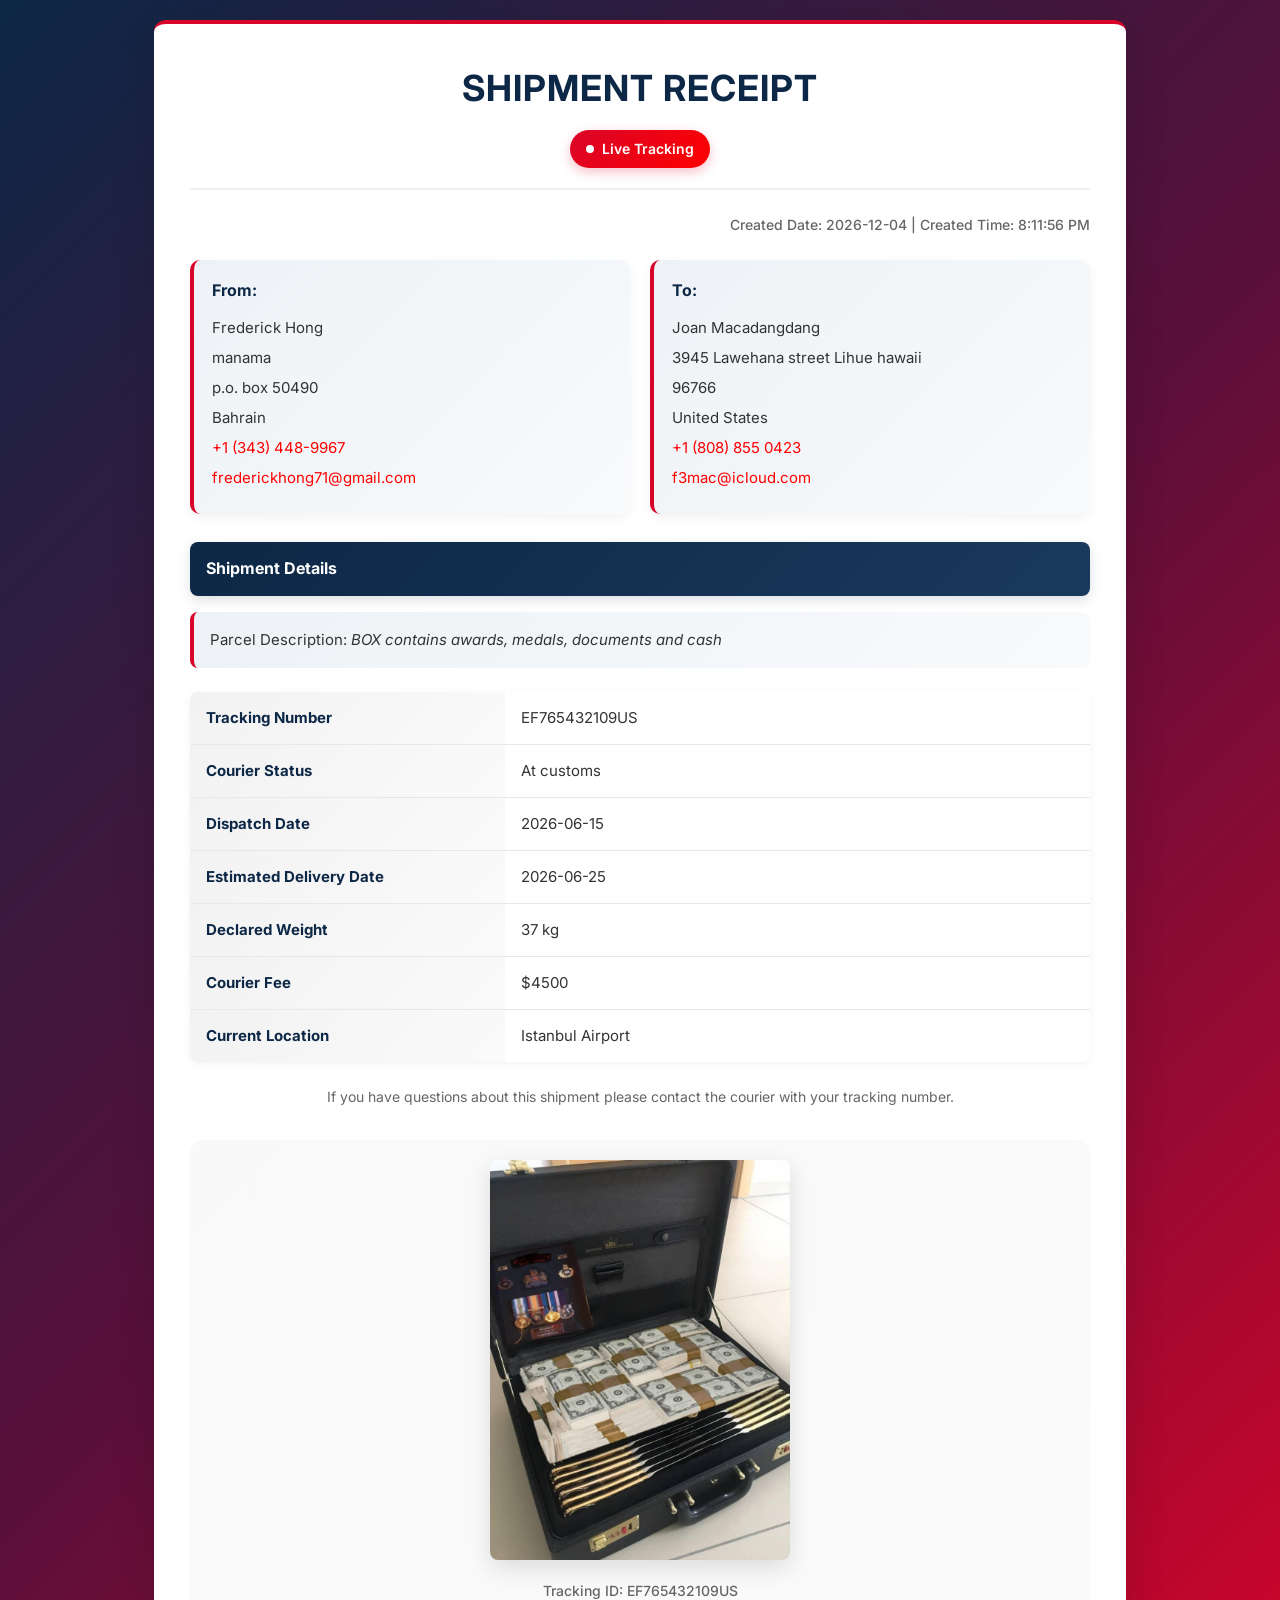
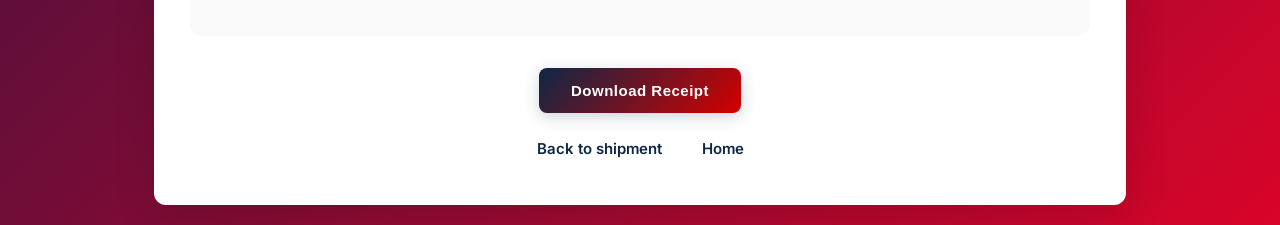
<file: receipt3.html>
<!DOCTYPE html>
<html lang="en">
<head>
<meta charset="UTF-8">
<meta name="viewport" content="width=device-width, initial-scale=1.0">
<title>Shipment Receipt</title>
<link href="https://fonts.googleapis.com/css2?family=Inter:wght@300;400;500;600;700&display=swap" rel="stylesheet">

<style>
/* ===== GLOBAL STYLES ===== */
* {
  transition: all 0.3s cubic-bezier(0.4, 0, 0.2, 1);
}

body {
  font-family: 'Inter', sans-serif;
  background: linear-gradient(135deg, #0d2746 0%, #5b0f3a 50%, #d90429 100%);
  padding: 20px;
  margin: 0;
  min-height: 100vh;
  line-height: 1.6;
  color: #333;
}

/* ===== RECEIPT CONTAINER ===== */
.receipt {
  max-width: 900px;
  margin: auto;
  background: #fff;
  border-radius: 12px;
  padding: clamp(20px, 5vw, 36px);
  box-shadow: 0 10px 40px rgba(0, 0, 0, 0.15);
  border-top: 4px solid #d90429;
}

.receipt:hover {
  box-shadow: 0 15px 50px rgba(0, 0, 0, 0.2);
}

/* ===== HEADER SECTION ===== */
.header {
  text-align: center;
  margin-bottom: 24px;
  padding-bottom: 20px;
  border-bottom: 2px solid #f0f0f0;
}

.header h1 {
  font-size: clamp(24px, 5vw, 36px);
  letter-spacing: 1px;
  color: #0d2746;
  margin: 0;
  font-weight: 700;
}

.live-tracking {
  display: inline-flex;
  align-items: center;
  gap: 8px;
  background: linear-gradient(135deg, #d90429, #ff0000);
  color: white;
  padding: 8px 16px;
  border-radius: 20px;
  font-size: clamp(12px, 2vw, 14px);
  font-weight: 600;
  margin-top: 12px;
  box-shadow: 0 4px 12px rgba(217, 4, 41, 0.25);
}

.live-tracking:hover {
  transform: translateY(-2px);
  box-shadow: 0 6px 16px rgba(217, 4, 41, 0.35);
}

.live-dot {
  width: 8px;
  height: 8px;
  background: white;
  border-radius: 50%;
  animation: pulse 1.5s infinite;
}

@keyframes pulse {
  0% {
    transform: scale(1);
    opacity: 1;
  }
  50% {
    transform: scale(1.6);
    opacity: 0.5;
  }
  100% {
    transform: scale(1);
    opacity: 1;
  }
}

/* ===== CREATED TIMESTAMP ===== */
.created {
  text-align: right;
  font-size: clamp(12px, 2vw, 14px);
  color: #666;
  margin: 0 0 20px;
  font-weight: 500;
}

/* ===== INFO BOXES ROW ===== */
.row {
  display: flex;
  gap: 20px;
  margin: 24px 0;
  flex-wrap: wrap;
}

.info-box {
  flex: 1;
  background: linear-gradient(135deg, #eef2f6 0%, #f8fafc 100%);
  padding: 18px;
  border-radius: 10px;
  border-left: 4px solid #d90429;
  box-shadow: 0 4px 12px rgba(0, 0, 0, 0.05);
  min-width: 200px;
}

.info-box:hover {
  box-shadow: 0 8px 24px rgba(0, 0, 0, 0.1);
  transform: translateY(-2px);
}

.info-box strong {
  display: block;
  margin-bottom: 12px;
  font-weight: 700;
  color: #0d2746;
  font-size: clamp(14px, 2vw, 16px);
}

.info-box div {
  font-size: clamp(13px, 1.8vw, 15px);
  line-height: 1.6;
  margin-bottom: 6px;
}

/* ===== SECTION TITLE ===== */
.section-title {
  background: linear-gradient(135deg, #0d2746, #1a3a5c);
  color: white;
  padding: 14px 16px;
  border-radius: 8px;
  font-weight: 700;
  margin: 28px 0 16px;
  font-size: clamp(14px, 2vw, 16px);
  box-shadow: 0 4px 12px rgba(13, 39, 70, 0.15);
}

/* ===== DESCRIPTION ===== */
.description {
  background: linear-gradient(135deg, #eef2f6 0%, #f8fafc 100%);
  padding: 16px;
  border-radius: 8px;
  margin-bottom: 24px;
  border-left: 4px solid #d90429;
  font-size: clamp(13px, 1.8vw, 15px);
  line-height: 1.6;
}

/* ===== TABLE STYLES ===== */
table {
  width: 100%;
  border-collapse: collapse;
  margin-bottom: 24px;
  border-radius: 8px;
  overflow: hidden;
  box-shadow: 0 2px 8px rgba(0, 0, 0, 0.05);
}

tr {
  border-bottom: 1px solid #e8e8e8;
}

tr:hover {
  background-color: #f9f9f9;
}

tr:last-child {
  border-bottom: none;
}

td {
  padding: 14px 16px;
  font-size: clamp(13px, 1.8vw, 15px);
}

td:first-child {
  background: linear-gradient(135deg, #f2f2f2 0%, #fafafa 100%);
  font-weight: 700;
  width: 35%;
  color: #0d2746;
}

/* ===== FOOTER TEXT ===== */
.footer {
  text-align: center;
  margin-top: 24px;
  font-size: clamp(12px, 1.8vw, 14px);
  color: #666;
  line-height: 1.6;
}

/* ===== PACKAGE IMAGE SECTION ===== */
.package-image {
  text-align: center;
  margin: 32px 0;
  padding: 20px;
  background: linear-gradient(135deg, #f9f9f9 0%, #fafafa 100%);
  border-radius: 12px;
}

.package-image img {
  max-width: 100%;
  height: auto;
  border-radius: 8px;
  box-shadow: 0 8px 24px rgba(0, 0, 0, 0.12);
  transition: all 0.3s cubic-bezier(0.4, 0, 0.2, 1);
}

.package-image img:hover {
  transform: scale(1.02);
  box-shadow: 0 12px 32px rgba(0, 0, 0, 0.15);
}

.package-image p {
  font-size: clamp(12px, 1.8vw, 14px);
  color: #666;
  margin-top: 12px;
  font-weight: 500;
}

/* ===== DOWNLOAD BUTTON ===== */
.download {
  display: block;
  margin: 28px auto 0;
  background: linear-gradient(135deg, #0d2746, #d40000);
  color: white;
  padding: clamp(10px, 2vw, 14px) clamp(20px, 4vw, 32px);
  border: none;
  border-radius: 8px;
  cursor: pointer;
  font-weight: 700;
  font-size: clamp(13px, 2vw, 15px);
  box-shadow: 0 4px 16px rgba(13, 39, 70, 0.2);
  letter-spacing: 0.5px;
}

.download:hover {
  transform: translateY(-2px);
  box-shadow: 0 8px 24px rgba(212, 0, 0, 0.35);
  background: linear-gradient(135deg, #1a3a5c, #ff0000);
}

.download:active {
  transform: translateY(0);
  box-shadow: 0 4px 12px rgba(13, 39, 70, 0.15);
}

/* ===== NAVIGATION LINKS ===== */
.nav-links {
  display: flex;
  justify-content: center;
  gap: 16px;
  margin-top: 16px;
  flex-wrap: wrap;
}

a {
  color: #0d2746;
  text-decoration: none;
  font-weight: 600;
  font-size: clamp(13px, 2vw, 15px);
  padding: 8px 12px;
  border-radius: 6px;
  transition: all 0.3s cubic-bezier(0.4, 0, 0.2, 1);
}

a:hover {
  background-color: rgba(13, 39, 70, 0.08);
  color: #d90429;
  transform: translateY(-1px);
}

/* ===== RESPONSIVE DESIGN - TABLET (768px) ===== */
@media (max-width: 768px) {
  body {
    padding: 12px;
  }

  .receipt {
    padding: clamp(16px, 4vw, 24px);
    border-radius: 8px;
  }

  .header {
    margin-bottom: 16px;
    padding-bottom: 12px;
  }

  .header h1 {
    font-size: clamp(20px, 4vw, 28px);
    letter-spacing: 0.5px;
  }

  .row {
    flex-direction: column;
    gap: 16px;
    margin: 16px 0;
  }

  .info-box {
    min-width: unset;
  }

  .created {
    text-align: left;
    margin: 0 0 12px;
  }

  .section-title {
    margin: 20px 0 12px;
    font-size: clamp(13px, 2vw, 15px);
  }

  td {
    padding: 10px 12px;
  }

  td:first-child {
    width: 40%;
  }

  .package-image {
    margin: 24px 0;
    padding: 12px;
  }

  .download {
    width: 90%;
  }

  .nav-links {
    flex-direction: column;
    gap: 8px;
  }

  a {
    display: block;
    text-align: center;
  }
}

/* ===== RESPONSIVE DESIGN - MOBILE (480px) ===== */
@media (max-width: 480px) {
  body {
    padding: 8px;
    background: linear-gradient(135deg, #0d2746 0%, #5b0f3a 50%, #d90429 100%);
  }

  .receipt {
    padding: clamp(12px, 3vw, 16px);
    border-radius: 6px;
  }

  .header {
    margin-bottom: 12px;
    padding-bottom: 8px;
  }

  .header h1 {
    font-size: clamp(18px, 3vw, 24px);
  }

  .live-tracking {
    font-size: 12px;
    padding: 6px 12px;
  }

  .row {
    gap: 12px;
  }

  .info-box {
    padding: 12px;
    border-left: 3px solid #d90429;
  }

  .info-box strong {
    margin-bottom: 8px;
    font-size: clamp(13px, 1.8vw, 14px);
  }

  .info-box div {
    font-size: clamp(12px, 1.6vw, 13px);
    margin-bottom: 4px;
  }

  .created {
    font-size: clamp(11px, 1.6vw, 12px);
    margin-bottom: 8px;
  }

  .section-title {
    padding: 10px 12px;
    font-size: clamp(12px, 1.8vw, 13px);
    margin: 16px 0 10px;
  }

  .description {
    padding: 12px;
    font-size: clamp(12px, 1.6vw, 13px);
    margin-bottom: 16px;
  }

  table {
    font-size: clamp(12px, 1.6vw, 13px);
    margin-bottom: 16px;
  }

  td {
    padding: 8px 10px;
    font-size: clamp(11px, 1.6vw, 13px);
  }

  td:first-child {
    width: 45%;
    font-size: clamp(11px, 1.6vw, 12px);
  }

  .footer {
    font-size: clamp(11px, 1.6vw, 12px);
    margin-top: 16px;
  }

  .package-image {
    margin: 16px 0;
    padding: 8px;
  }

  .package-image img {
    border-radius: 6px;
  }

  .package-image p {
    font-size: clamp(11px, 1.6vw, 12px);
    margin-top: 8px;
  }

  .download {
    margin: 16px auto 0;
    padding: clamp(8px, 1.5vw, 10px) clamp(16px, 3vw, 24px);
    font-size: clamp(12px, 1.8vw, 13px);
    width: 100%;
    box-sizing: border-box;
  }

  .nav-links {
    gap: 6px;
    margin-top: 12px;
  }

  a {
    display: block;
    text-align: center;
    padding: 6px 8px;
    font-size: clamp(11px, 1.6vw, 12px);
  }
}

/* ===== PRINT STYLES ===== */
@media print {
  body {
    background: white;
    padding: 0;
    margin: 0;
  }

  .receipt {
    box-shadow: none;
    border: none;
    padding: 0;
    max-width: 100%;
    margin: 0;
  }

  .download,
  .nav-links {
    display: none !important;
  }

  .footer {
    display: none;
  }

  a {
    text-decoration: none;
    color: #333;
  }
}
</style>
</head>

<body>
  <div class="receipt">
    <div class="header">
      <h1>SHIPMENT RECEIPT</h1>
      <div class="live-tracking"><div class="live-dot"></div> Live Tracking</div>
    </div>

    <div class="created" id="created-timestamp">Created Date: - | Created Time: -</div>

    <div class="row">
      <div class="info-box" aria-label="Sender details">
        <strong>From:</strong>
        <div id="from-name">-</div>
        <div id="from-address">-</div>
        <div id="from-zip">-</div>
        <div id="from-country">-</div>
        <div id="from-phone" style="color:red;"></div>
        <div id="from-email" style="color:red;"></div>
      </div>
      <div class="info-box" aria-label="Receiver details">
        <strong>To:</strong>
        <div id="to-name">-</div>
        <div id="to-address">-</div>
        <div id="to-zip">-</div>
        <div id="to-country">-</div>
        <div id="to-phone" style="color:red;"></div>
        <div id="to-email" style="color:red;"></div>
      </div>
    </div>

    <div class="section-title">Shipment Details</div>

    <div class="description">Parcel Description: <i id="parcel-description">-</i></div>

    <table>
      <tr><td>Tracking Number</td><td id="row-tracking">-</td></tr>
      <tr><td>Courier Status</td><td id="row-status">-</td></tr>
      <tr><td>Dispatch Date</td><td id="row-dispatch">-</td></tr>
      <tr><td>Estimated Delivery Date</td><td id="row-estimated">-</td></tr>
      <tr><td>Declared Weight</td><td id="row-weight">-</td></tr>
      <tr><td>Courier Fee</td><td id="row-fee">-</td></tr>
      <tr><td>Current Location</td><td id="row-location">-</td></tr>
    </table>

    <div class="footer">If you have questions about this shipment please contact the courier with your tracking number.</div>

    <div class="package-image">
      <img id="package-img" src="images/package-photo.jpeg" alt="Package Photo" width="300" height="250">
      <p id="package-id">Tracking ID: -</p>
    </div>

    <button class="download" id="print-btn">Download Receipt</button>
    <div class="nav-links">
      <a href="shipment3.html">Back to shipment</a>
      <a href="index.html">Home</a>
    </div>
  </div>

  <script>
    const store = sessionStorage.getItem('primegate-receipt-2');
    const receipt = store ? JSON.parse(store) : null;

    function setText(id, value) {
      const el = document.getElementById(id);
      if (!el) return;
      el.textContent = value || '-';
      if (value === '' || value === null || value === undefined) {
        el.style.display = 'none';
      } else {
        el.style.display = '';
      }
    }

    function formatDate(date) {
      return date.toISOString().split('T')[0];
    }

    function addDays(date, days) {
      const copy = new Date(date);
      copy.setDate(copy.getDate() + days);
      return copy;
    }

    const today = new Date();
    const formattedToday = formatDate(today);
    const formattedEstimated = formatDate(addDays(today, 10));

    if (!receipt) {
      setText('from-name', 'Frederick Hong');
      setText('from-address', 'manama');
      setText('from-zip', 'p.o. box 50490');
      setText('from-country', 'Bahrain');
      setText('from-phone', '+1 (343) 448-9967');
      setText('from-email', 'frederickhong71@gmail.com');

      setText('to-name', 'Joan Macadangdang');
      setText('to-address', '3945 Lawehana street Lihue hawaii');
      setText('to-zip', '96766');
      setText('to-country', 'United States');
      setText('to-phone', '+1 (808) 855 0423');
      setText('to-email', 'f3mac@icloud.com');

      setText('parcel-description', 'BOX contains awards, medals, documents and cash');
      setText('row-tracking', 'EF765432109US');
      setText('row-status', 'At customs');
      setText('row-dispatch', '2026-06-15');
      setText('row-estimated', '2026-06-25');
      setText('row-weight', '37 kg');
      setText('row-fee', '$4500');
      setText('row-location', 'Istanbul Airport');
      setText('package-id', 'Tracking ID: EF765432109US');
      setText('created-timestamp', `Created Date: ${formattedToday} | Created Time: ${today.toLocaleTimeString()}`);
    } else {
      setText('from-name', receipt.sender?.name);
      setText('from-address', receipt.sender?.address);
      setText('from-zip', receipt.sender?.zip);
      setText('from-country', receipt.sender?.country);
      setText('from-phone', receipt.sender?.phone);
      setText('from-email', receipt.sender?.email);

      setText('to-name', receipt.receiver?.name);
      setText('to-address', receipt.receiver?.address);
      setText('to-zip', receipt.receiver?.zip);
      setText('to-country', receipt.receiver?.country);
      setText('to-phone', receipt.receiver?.phone);
      setText('to-email', receipt.receiver?.email);

      setText('parcel-description', receipt.content);
      setText('row-tracking', receipt.trackingNumber);
      setText('row-status', receipt.status);
      setText('row-dispatch', receipt.dispatchDate || receipt.date || formattedToday);
      setText('row-estimated', receipt.estimatedDelivery || formattedEstimated);
      setText('row-weight', receipt.declaredWeight || '5 kg');
      setText('row-fee', receipt.courierFee || '$150');
      setText('row-location', receipt.location);
      setText('package-id', `Tracking ID: ${receipt.trackingNumber || '-'}`);
      setText('created-timestamp', receipt.createdAt ? `Created Date: ${receipt.createdAt.split(' ')[0]} | Created Time: ${receipt.createdAt.split(' ')[1]}` : `${formattedToday} | ${today.toLocaleTimeString()}`);
    }

    document.getElementById('print-btn').addEventListener('click', () => window.print());
  </script>
</body>
</html>
</file>
